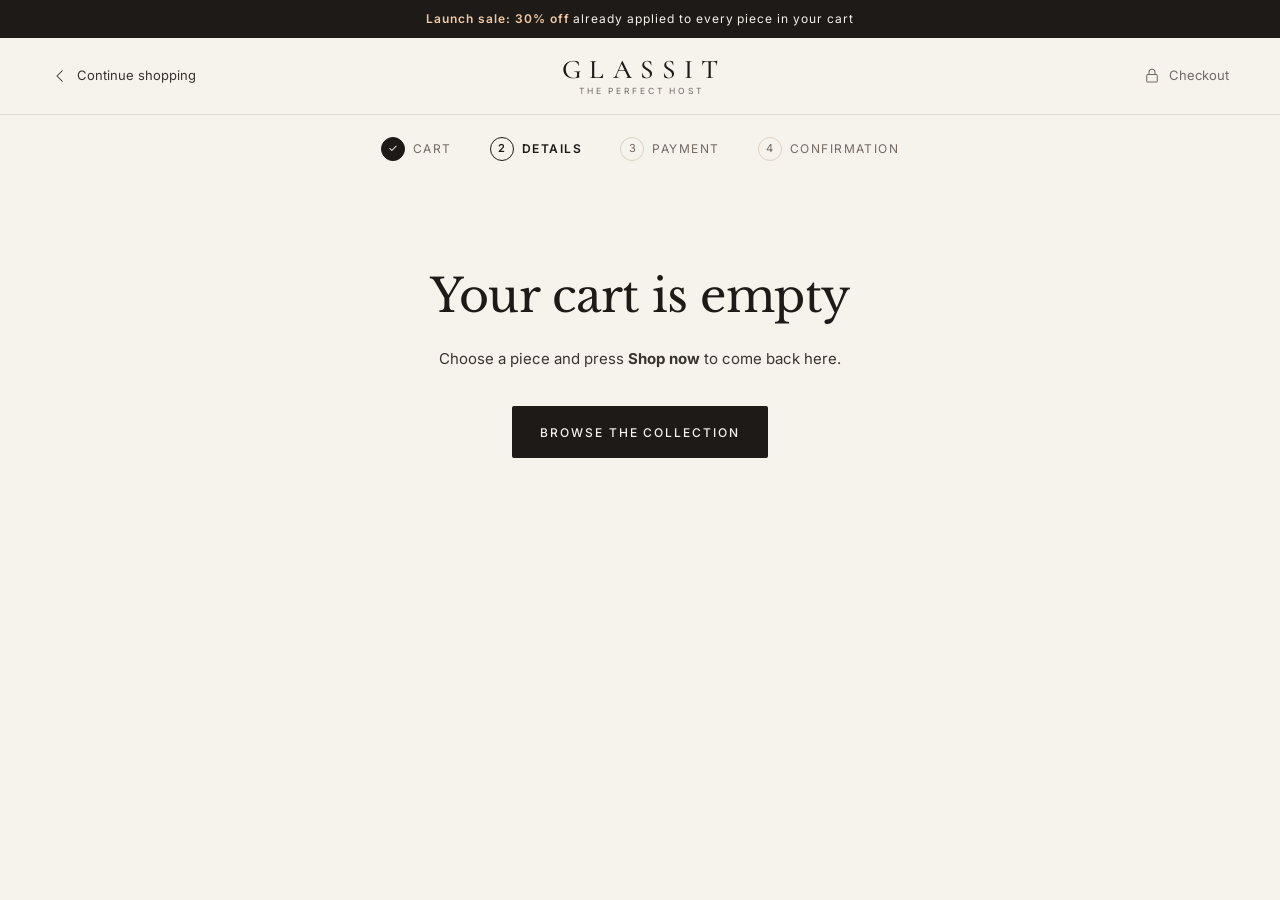
<file: checkout.html>
<!doctype html>
<html lang="en">
<head>
<meta charset="utf-8">
<meta name="viewport" content="width=device-width, initial-scale=1, viewport-fit=cover">
<title>Checkout — Glassit</title>
<meta name="robots" content="noindex">
<meta name="theme-color" content="#f6f2ec">
<link rel="icon" type="image/png" sizes="32x32" href="assets/brand/favicon-32.png">
<link rel="icon" type="image/png" sizes="192x192" href="assets/brand/favicon-192.png">
<link rel="apple-touch-icon" sizes="180x180" href="assets/brand/favicon-180.png">
<link rel="preconnect" href="https://fonts.googleapis.com">
<link rel="preconnect" href="https://fonts.gstatic.com" crossorigin>
<link href="https://fonts.googleapis.com/css2?family=Libre+Baskerville:ital,wght@0,400;0,700;1,400&family=Cormorant+Garamond:wght@400;500&family=Inter:wght@300;400;500;600&display=swap" rel="stylesheet">
<link rel="stylesheet" href="css/landing.css?v=18">
<link rel="stylesheet" href="css/checkout.css?v=2">
</head>
<body class="co">

<div class="ticker ticker--static" role="note"><span><b>Launch sale: 30% off</b> already applied to every piece in your cart</span></div>

<header class="co-head">
  <a class="co-back" href="landing.html#shop"><svg viewBox="0 0 24 24"><path d="M15 5 8 12l7 7"/></svg><span>Continue shopping</span></a>
  <a class="logo" href="landing.html" aria-label="Glassit home"><span class="logo__word">GLASSIT</span><span class="logo__tag">The Perfect Host</span></a>
  <span class="co-secure"><svg viewBox="0 0 24 24"><rect x="5" y="10" width="14" height="10" rx="1.5"/><path d="M8 10V7a4 4 0 0 1 8 0v3"/></svg><span>Checkout</span></span>
</header>

<ol class="co-steps" aria-label="Checkout steps">
  <li class="done">Cart</li><li class="on">Details</li><li class="js-step-pay">Payment</li><li class="js-step-done">Confirmation</li>
</ol>

<main class="co-main js-co">
  <form class="co-form js-form" novalidate>
    <section class="co-card">
      <h2><span>1</span>Contact</h2>
      <div class="grid2">
        <div class="field"><input id="c-email" name="email" type="email" autocomplete="email" required placeholder=" "><label for="c-email">Email</label></div>
        <div class="field"><input id="c-phone" name="phone" type="tel" inputmode="tel" autocomplete="tel" required placeholder=" " pattern="[0-9+ -]{10,15}"><label for="c-phone">Mobile number</label></div>
      </div>
      <label class="check"><input type="checkbox" name="b2b" class="js-b2b"><span>This is a business / bulk order (B2B)</span></label>
      <div class="grid2 js-b2b-fields" hidden>
        <div class="field"><input id="c-company" name="company" autocomplete="organization" placeholder=" "><label for="c-company">Business name</label></div>
        <div class="field"><input id="c-gst" name="gstin" placeholder=" " maxlength="15" style="text-transform:uppercase"><label for="c-gst">GSTIN (optional)</label></div>
      </div>
    </section>

    <section class="co-card">
      <h2><span>2</span>Delivery address</h2>
      <div class="field"><input id="c-name" name="name" autocomplete="name" required placeholder=" "><label for="c-name">Full name</label></div>
      <div class="field"><input id="c-a1" name="address1" autocomplete="address-line1" required placeholder=" "><label for="c-a1">Flat, house, building</label></div>
      <div class="field"><input id="c-a2" name="address2" autocomplete="address-line2" placeholder=" "><label for="c-a2">Area, street, landmark (optional)</label></div>
      <div class="grid3">
        <div class="field"><input id="c-city" name="city" autocomplete="address-level2" required placeholder=" "><label for="c-city">City</label></div>
        <div class="field field--select"><select id="c-state" name="state" autocomplete="address-level1" required class="js-states"></select><label for="c-state">State</label></div>
        <div class="field"><input id="c-pin" name="pin" inputmode="numeric" autocomplete="postal-code" required placeholder=" " maxlength="6" pattern="[1-9][0-9]{5}"><label for="c-pin">PIN code</label></div>
      </div>
    </section>

    <section class="co-card">
      <h2><span>3</span>Payment</h2>
      <div class="pay">
        <label class="pay__opt"><input type="radio" name="payment" value="UPI" checked><span><b>UPI</b><small>Pay by any UPI app. We send a payment request once your order is confirmed.</small></span></label>
        <label class="pay__opt"><input type="radio" name="payment" value="Card / net banking"><span><b>Card or net banking</b><small>We send a secure payment link once your order is confirmed.</small></span></label>
        <label class="pay__opt"><input type="radio" name="payment" value="Cash on delivery"><span><b>Cash on delivery</b><small>Pay when your glassware arrives.</small></span></label>
      </div>
      <div class="field"><textarea id="c-note" name="note" rows="2" placeholder=" "></textarea><label for="c-note">Order note, gift message or delivery instructions (optional)</label></div>
    </section>

    <button class="btn btn--dark btn--block co-place js-place" type="submit">Place order · <span class="js-total-btn">₹0</span></button>
    <p class="co-fine">Your order goes to the Glassit team, who confirm stock, delivery charge and payment with you before anything ships.</p>
  </form>

  <aside class="co-sum">
    <div class="co-card co-card--sum">
      <div class="co-sum__head"><h2>Your order</h2><span class="js-count">0 items</span></div>
      <div class="co-items js-items"></div>
      <div class="co-totals">
        <div><span>Price</span><s class="js-mrp">₹0</s></div>
        <div class="save"><span>Launch discount (30%)</span><b class="js-save">−₹0</b></div>
        <div><span>Subtotal</span><b class="js-sub">₹0</b></div>
        <div><span>Delivery</span><span class="muted">Confirmed with your order</span></div>
        <div class="total"><span>Total</span><b class="js-total">₹0</b></div>
      </div>
      <p class="co-badge"><svg viewBox="0 0 24 24"><path d="M4 9h16l-1.5 11h-13z"/><path d="M8 9V6a4 4 0 0 1 8 0v3"/></svg>You save <b class="js-save2">₹0</b> on this order</p>
    </div>
  </aside>
</main>

<section class="co-empty js-empty" hidden>
  <h1>Your cart is empty</h1>
  <p>Choose a piece and press <b>Shop now</b> to come back here.</p>
  <a class="btn btn--dark" href="landing.html#shop">Browse the collection</a>
</section>

<section class="co-done js-done" hidden>
  <div class="co-done__icon"><svg viewBox="0 0 24 24"><path d="m5 12 5 5 9-10"/></svg></div>
  <p class="eyebrow">Order <span class="js-oid"></span></p>
  <h1>Almost there, <em class="js-oname"></em></h1>
  <p class="js-done-msg">Your email app has opened with the full order. Press send and the Glassit team will confirm stock, delivery and payment with you.</p>
  <div class="co-done__btns">
    <button class="btn btn--line js-resend" type="button">Open the email again</button>
    <a class="btn btn--dark" href="landing.html">Back to the store</a>
  </div>
</section>

<div class="toasts" aria-live="polite"></div>
<script type="module" src="js/checkout.js?v=2"></script>
</body>
</html>
</file>
<file: css/landing.css>
/* =========================================================
   GLASSIT — landing (test page)
   ========================================================= */
:root {
  --bg: #f6f2ec;
  --paper: #fbf8f4;
  --sand: #ede5da;
  --stone: #ddd1c1;
  --ink: #1d1a17;
  --ink-2: #3a342e;
  --muted: #736a60;
  --line: rgba(29, 26, 23, .12);
  --sale: #9b3b25;
  --gold: #a8803f;
  --serif: "Libre Baskerville", Baskerville, Georgia, serif;
  --display: "Cormorant Garamond", Georgia, serif;
  --sans: "Inter", system-ui, -apple-system, "Segoe UI", Roboto, sans-serif;
  --gutter: clamp(16px, 4vw, 56px);
  --max: 1360px;
  --nav-h: 72px;
  --ease: cubic-bezier(.22, 1, .36, 1);
  color-scheme: light;
}
*, *::before, *::after { box-sizing: border-box; }
html { -webkit-text-size-adjust: 100%; }
html.lenis, html.lenis body { height: auto; }
.lenis.lenis-smooth { scroll-behavior: auto !important; }
.lenis.lenis-stopped { overflow: hidden; }
body { margin: 0; background: var(--bg); color: var(--ink); font-family: var(--sans); font-size: 15px; line-height: 1.6; -webkit-font-smoothing: antialiased; overflow-x: hidden; }
img { max-width: 100%; display: block; }
a { color: inherit; text-decoration: none; }
button { font: inherit; color: inherit; background: none; border: 0; padding: 0; cursor: pointer; }
input { font: inherit; color: inherit; }
h1, h2, h3 { font-family: var(--serif); font-weight: 400; margin: 0; letter-spacing: -.01em; }
h1 em, h2 em { font-style: italic; color: var(--ink-2); }
[hidden] { display: none !important; }
svg { fill: none; stroke: currentColor; stroke-width: 1.4; stroke-linecap: round; stroke-linejoin: round; }
:focus-visible { outline: 2px solid var(--ink); outline-offset: 3px; }

.eyebrow { font-size: 11px; letter-spacing: .22em; text-transform: uppercase; color: var(--muted); margin: 0 0 16px; display: flex; align-items: center; gap: 10px; font-weight: 500; }
.eyebrow--light { color: rgba(246, 242, 236, .7); }
.pill { display: inline-block; padding: 5px 10px; border-radius: 999px; background: var(--sale); color: #fff; letter-spacing: .14em; font-size: 10px; }

/* buttons */
.btn { display: inline-flex; align-items: center; justify-content: center; gap: 10px; height: 52px; padding: 0 28px; border-radius: 2px; font-size: 12px; letter-spacing: .16em; text-transform: uppercase; font-weight: 500; white-space: nowrap; transition: background .3s, color .3s, border-color .3s, transform .3s var(--ease); }
.btn:active { transform: scale(.98); }
.btn--dark { background: var(--ink); color: var(--bg); }
.btn--dark:hover { background: #000; }
.btn--line { border: 1px solid var(--ink); }
.btn--line:hover { background: var(--ink); color: var(--bg); }
.btn--light { background: var(--bg); color: var(--ink); }
.btn--light:hover { background: #fff; }
.btn--sm { height: 40px; padding: 0 18px; font-size: 11px; }
.btn--block { width: 100%; }
.btn[disabled] { opacity: .35; pointer-events: none; }
.link-arrow { font-size: 12px; letter-spacing: .14em; text-transform: uppercase; font-weight: 500; border-bottom: 1px solid currentColor; padding-bottom: 3px; display: inline-flex; gap: 8px; }
.link-arrow::after { content: "→"; transition: transform .3s var(--ease); }
.link-arrow:hover::after { transform: translateX(4px); }
.icon { width: 40px; height: 40px; display: inline-grid; place-items: center; border-radius: 50%; transition: background .25s; }
.icon:hover { background: var(--sand); }
.icon svg { width: 21px; height: 21px; }

/* price */
.price { display: inline-flex; align-items: baseline; gap: 8px; flex-wrap: wrap; font-variant-numeric: tabular-nums; }
.price s { color: var(--muted); font-size: .86em; }
.price b { font-weight: 600; }
.price i { font-style: normal; font-size: 10px; letter-spacing: .1em; color: #fff; background: var(--sale); padding: 2px 6px; border-radius: 2px; font-weight: 600; align-self: center; }
.price--lg { font-size: 24px; }
.price--lg s { font-size: 16px; }

/* ---------- 1 · ticker ---------- */
.ticker { background: var(--ink); color: var(--bg); overflow: hidden; height: 38px; display: flex; align-items: center; font-size: 12px; letter-spacing: .08em; padding-top: env(safe-area-inset-top, 0px); box-sizing: content-box; }
.ticker__track { display: flex; width: max-content; animation: ticker 38s linear infinite; }
.ticker:hover .ticker__track { animation-play-state: paused; }
.ticker__track span { display: inline-flex; align-items: center; gap: 28px; padding-right: 28px; white-space: nowrap; }
.ticker__track span::after { content: "✦"; color: var(--gold); font-size: 9px; }
.ticker b { color: #f2c9a5; font-weight: 600; }
@keyframes ticker { to { transform: translateX(-50%); } }

/* ---------- 2 · nav ---------- */
.nav { position: sticky; top: 0; z-index: 50; height: var(--nav-h); display: grid; grid-template-columns: auto 1fr auto; align-items: center; gap: 28px; padding: 0 var(--gutter); background: rgba(246, 242, 236, .92); -webkit-backdrop-filter: blur(14px); backdrop-filter: blur(14px); border-bottom: 1px solid transparent; transition: border-color .3s, box-shadow .3s; }
.nav.is-stuck { border-color: var(--line); box-shadow: 0 6px 24px rgba(29, 26, 23, .05); }
.logo { display: inline-flex; flex-direction: column; align-items: center; line-height: 1; }
.logo__word { font-family: var(--display); font-weight: 500; font-size: 27px; letter-spacing: .32em; padding-left: .32em; }
.logo__tag { font-size: 8.5px; letter-spacing: .34em; text-transform: uppercase; color: var(--muted); margin-top: 4px; padding-left: .34em; }
.logo--lg .logo__word { font-size: 36px; }
.nav__links { display: flex; justify-content: center; gap: clamp(16px, 2.2vw, 34px); }
.nav__links a { font-size: 13px; color: var(--ink-2); position: relative; padding: 6px 0; }
.nav__links a::after { content: ""; position: absolute; left: 0; right: 0; bottom: 0; height: 1px; background: var(--ink); transform: scaleX(0); transform-origin: right; transition: transform .4s var(--ease); }
.nav__links a:hover::after { transform: scaleX(1); transform-origin: left; }
.nav__actions { display: flex; align-items: center; gap: 4px; }
.nav__cta { margin-left: 8px; }
.bag-btn { position: relative; }
.bag-btn__n { position: absolute; top: 2px; right: 0; min-width: 17px; height: 17px; border-radius: 9px; background: var(--sale); color: #fff; font-size: 10px; font-weight: 600; display: grid; place-items: center; padding: 0 4px; transform: scale(0); transition: transform .35s var(--ease); }
.bag-btn__n.on { transform: scale(1); }
.bag-btn.bump { animation: bump .5s var(--ease); }
@keyframes bump { 40% { transform: scale(1.2); } }
.nav__burger { display: none; width: 40px; height: 40px; position: relative; }
.nav__burger i { position: absolute; left: 10px; right: 10px; height: 1.4px; background: var(--ink); transition: transform .4s var(--ease), opacity .3s; }
.nav__burger i:nth-child(1) { top: 14px; } .nav__burger i:nth-child(2) { top: 20px; } .nav__burger i:nth-child(3) { top: 26px; }
body.menu-open .nav__burger i:nth-child(1) { transform: translateY(6px) rotate(45deg); }
body.menu-open .nav__burger i:nth-child(2) { opacity: 0; }
body.menu-open .nav__burger i:nth-child(3) { transform: translateY(-6px) rotate(-45deg); }
.drawer-menu { position: fixed; left: 0; right: 0; top: 0; bottom: 0; z-index: 45; background: var(--bg); padding: calc(var(--nav-h) + 60px) var(--gutter) 40px; transform: translateY(-100%); transition: transform .6s var(--ease); overflow-y: auto; }
body.menu-open .drawer-menu { transform: none; }
.drawer-menu a { display: block; font-family: var(--serif); font-size: 26px; padding: 12px 0; border-bottom: 1px solid var(--line); }

/* ---------- 3 · hero ---------- */
.hero { max-width: var(--max); margin: 0 auto; padding: clamp(28px, 5vw, 64px) var(--gutter) clamp(40px, 6vw, 80px); display: grid; grid-template-columns: 1fr 1.1fr; gap: clamp(28px, 5vw, 80px); align-items: center; min-height: calc(100svh - var(--nav-h) - 38px); }
.hero h1 { font-size: clamp(40px, 5.4vw, 80px); line-height: 1.04; margin-bottom: 22px; }
.hero__lede { color: var(--muted); max-width: 460px; font-size: clamp(15px, 1.2vw, 17px); margin: 0 0 32px; }
.hero__ctas { display: flex; gap: 12px; flex-wrap: wrap; }
.hero__facts { list-style: none; padding: 0; margin: 44px 0 0; display: flex; gap: 0; border-top: 1px solid var(--line); max-width: 460px; }
.hero__facts li { flex: 1; padding: 16px 0 0; }
.hero__facts li + li { padding-left: 18px; border-left: 1px solid var(--line); }
.hero__facts b { display: block; font-family: var(--serif); font-size: 24px; font-weight: 400; }
.hero__facts span { font-size: 12px; color: var(--muted); }
.hero__media { position: relative; margin: 0; }
.hero__media img { width: 100%; height: auto; aspect-ratio: 6 / 5; object-fit: cover; border-radius: 4px; }
.hero__badge { position: absolute; top: 22px; right: 22px; width: 92px; height: 92px; border-radius: 50%; background: var(--sale); color: #fff; display: grid; place-content: center; text-align: center; font-size: 11px; letter-spacing: .14em; text-transform: uppercase; line-height: 1.1; box-shadow: 0 10px 30px rgba(155, 59, 37, .3); }
.hero__badge b { display: block; font-family: var(--serif); font-size: 28px; letter-spacing: 0; font-weight: 400; }
.hero__tag { position: absolute; left: 22px; bottom: 22px; background: rgba(251, 248, 244, .94); -webkit-backdrop-filter: blur(8px); backdrop-filter: blur(8px); padding: 16px 18px; border-radius: 3px; display: grid; gap: 4px; max-width: 290px; box-shadow: 0 10px 30px rgba(29, 26, 23, .08); }
.hero__tag small { font-size: 10px; letter-spacing: .2em; text-transform: uppercase; color: var(--muted); }
.hero__tag b { font-family: var(--serif); font-weight: 400; font-size: 16px; }
.hero__tag .link-arrow { margin-top: 6px; justify-self: start; }

/* ---------- 4 · 3D carousel ---------- */
.turn { background: linear-gradient(var(--bg), var(--sand) 30%, var(--sand) 70%, var(--bg)); }
.turn__pin { height: 100svh; min-height: 620px; display: grid; grid-template-rows: auto 1fr auto; padding: calc(var(--nav-h) + 18px) var(--gutter) 22px; max-width: var(--max); margin: 0 auto; }
.turn__head { text-align: center; }
.turn__head h2 { font-size: clamp(30px, 3.6vw, 52px); line-height: 1.1; }
.turn__head .eyebrow { justify-content: center; margin-bottom: 10px; }
.turn__hint { margin: 10px 0 0; font-size: 12px; color: var(--muted); }
.hint-touch { display: none; }
@media (hover: none) { .hint-touch { display: inline; } .hint-desk { display: none; } }
.turn__stage { position: relative; min-height: 0; touch-action: pan-y; cursor: grab; }
.turn__stage:active { cursor: grabbing; }
#turn-canvas { width: 100%; height: 100%; display: block; }
.turn__loading { position: absolute; inset: 0; display: grid; place-content: center; justify-items: center; gap: 14px; font-size: 11px; letter-spacing: .2em; text-transform: uppercase; color: var(--muted); transition: opacity .6s; pointer-events: none; }
.turn__loading span { width: 34px; height: 34px; border-radius: 50%; border: 1.5px solid var(--stone); border-top-color: var(--ink); animation: spin 1s linear infinite; }
.turn__loading.done { opacity: 0; }
@keyframes spin { to { transform: rotate(360deg); } }
.turn__arrow { position: absolute; top: 50%; width: 52px; height: 52px; margin-top: -26px; border-radius: 50%; display: grid; place-items: center; background: rgba(251, 248, 244, .85); border: 1px solid var(--line); transition: background .3s, transform .3s var(--ease); z-index: 2; }
.turn__arrow:hover { background: var(--ink); color: var(--bg); }
.turn__arrow svg { width: 20px; height: 20px; }
.turn__arrow--prev { left: 0; } .turn__arrow--next { right: 0; }
.turn__info { display: grid; grid-template-columns: 1fr auto; gap: 14px 30px; align-items: end; border-top: 1px solid var(--line); padding-top: 18px; }
.turn__meta small { font-size: 11px; letter-spacing: .2em; text-transform: uppercase; color: var(--muted); }
.turn__meta h3 { font-size: clamp(22px, 2.2vw, 30px); margin: 4px 0 2px; }
.turn__meta p { margin: 0; color: var(--muted); font-size: 13px; }
.turn__buy { display: flex; align-items: center; gap: 22px; flex-wrap: wrap; justify-content: flex-end; }
.turn__btns { display: flex; gap: 8px; }
.turn__dots { grid-column: 1 / -1; display: flex; justify-content: center; gap: 8px; }
.turn__dots button { width: 34px; height: 3px; background: var(--stone); border-radius: 2px; transition: background .3s, width .4s var(--ease); }
.turn__dots button.on { background: var(--ink); width: 54px; }
.turn__meta.swap { animation: swap .6s var(--ease); }
@keyframes swap { from { opacity: 0; transform: translateY(10px); } }

/* ---------- 5 · shop grid ---------- */
.section-head { max-width: var(--max); margin: 0 auto; padding: clamp(70px, 10vw, 120px) var(--gutter) 28px; display: flex; justify-content: space-between; align-items: flex-end; gap: 24px; flex-wrap: wrap; }
.section-head h2 { font-size: clamp(32px, 4vw, 58px); line-height: 1.06; }
.section-head__aside { max-width: 300px; color: var(--muted); font-size: 14px; margin: 0; }
.chips { max-width: var(--max); margin: 0 auto 26px; padding: 0 var(--gutter); display: flex; gap: 8px; overflow-x: auto; scrollbar-width: none; }
.chips::-webkit-scrollbar { display: none; }
.chips button { flex: none; height: 38px; padding: 0 16px; border-radius: 999px; border: 1px solid var(--line); font-size: 13px; color: var(--ink-2); transition: all .25s; }
.chips button:hover { border-color: var(--ink); }
.chips button.on { background: var(--ink); color: var(--bg); border-color: var(--ink); }
.chips button small { color: inherit; opacity: .55; margin-left: 4px; }
.grid { max-width: var(--max); margin: 0 auto; padding: 0 var(--gutter); display: grid; grid-template-columns: repeat(4, 1fr); gap: clamp(14px, 2vw, 28px) clamp(12px, 1.6vw, 22px); }
.card { position: relative; display: flex; flex-direction: column; }
.card__img { position: relative; aspect-ratio: 9 / 10; overflow: hidden; border-radius: 3px; background: var(--sand); }
.card__img img { width: 100%; height: 100%; object-fit: cover; transition: transform 1s var(--ease); }
.card:hover .card__img img { transform: scale(1.05); }
.card__badge { position: absolute; top: 10px; left: 10px; background: var(--sale); color: #fff; font-size: 10px; font-weight: 600; letter-spacing: .1em; padding: 4px 8px; border-radius: 2px; }
.card__add { position: absolute; left: 10px; right: 10px; bottom: 10px; height: 42px; background: rgba(29, 26, 23, .92); color: var(--bg); font-size: 11px; letter-spacing: .16em; text-transform: uppercase; border-radius: 2px; transform: translateY(130%); transition: transform .45s var(--ease); }
.card:hover .card__add, .card__add:focus-visible { transform: none; }
.card__body { padding: 12px 2px 0; display: grid; gap: 3px; }
.card__body h3 { font-size: 15px; line-height: 1.35; }
.card__body small { color: var(--muted); font-size: 12px; }
.card__body .price { font-size: 14px; margin-top: 4px; }
.card.enter { animation: cardIn .7s var(--ease) both; }
@keyframes cardIn { from { opacity: 0; transform: translateY(24px); } }
.shop__more { text-align: center; padding: 40px var(--gutter) 0; }
.shop__count { color: var(--muted); font-size: 13px; margin: 12px 0 0; }

/* ---------- 6 · content ---------- */
.tiles { max-width: var(--max); margin: 0 auto; padding: 0 var(--gutter); display: grid; grid-template-columns: repeat(3, 1fr); gap: clamp(10px, 1.4vw, 20px); }
.tile { position: relative; aspect-ratio: 4 / 3.4; overflow: hidden; border-radius: 3px; display: flex; align-items: flex-end; padding: 22px; color: #fff; }
.tile img { position: absolute; inset: 0; width: 100%; height: 100%; object-fit: cover; transition: transform 1.2s var(--ease); }
.tile::after { content: ""; position: absolute; inset: 0; background: linear-gradient(transparent 45%, rgba(20, 16, 12, .6)); }
.tile:hover img { transform: scale(1.06); }
.tile div { position: relative; z-index: 1; }
.tile h3 { font-size: clamp(20px, 2vw, 28px); }
.tile small { font-size: 12px; letter-spacing: .12em; text-transform: uppercase; opacity: .85; }

.story { max-width: var(--max); margin: 0 auto; padding: clamp(80px, 12vw, 150px) var(--gutter) 0; display: grid; grid-template-columns: 1fr 1fr; gap: clamp(30px, 6vw, 100px); align-items: center; }
.story__media { position: relative; margin: 0; padding-bottom: 14%; }
.story__media img { border-radius: 3px; }
.story__media img:first-child { width: 82%; aspect-ratio: 4 / 5; object-fit: cover; }
.story__inset { position: absolute; right: 0; bottom: 0; width: 48%; aspect-ratio: 1; object-fit: cover; border: 8px solid var(--bg); }
.story__copy h2 { font-size: clamp(30px, 3.6vw, 52px); line-height: 1.1; margin-bottom: 22px; }
.story__copy p { color: var(--ink-2); max-width: 500px; }
.story__copy .link-arrow { margin-top: 14px; }

.trade { padding: clamp(80px, 12vw, 150px) var(--gutter) 0; }
.trade__inner { max-width: var(--max); margin: 0 auto; background: var(--ink); color: var(--bg); border-radius: 4px; padding: clamp(32px, 5vw, 72px); display: grid; grid-template-columns: 1.3fr 1fr; gap: 30px 60px; align-items: end; }
.trade h2 { font-size: clamp(28px, 3.4vw, 48px); line-height: 1.1; margin-bottom: 18px; }
.trade h2 em { color: #e7c9a8; }
.trade p { color: rgba(246, 242, 236, .72); max-width: 520px; margin: 0; }
.trade__list { list-style: none; margin: 0; padding: 0; display: grid; gap: 14px; }
.trade__list li { display: grid; border-top: 1px solid rgba(246, 242, 236, .16); padding-top: 12px; }
.trade__list b { font-weight: 500; }
.trade__list span { font-size: 13px; color: rgba(246, 242, 236, .6); }
.trade .btn { justify-self: start; }

.values { max-width: var(--max); margin: 0 auto; padding: clamp(60px, 8vw, 100px) var(--gutter) 0; display: grid; grid-template-columns: repeat(4, 1fr); gap: 20px; }
.value { display: grid; gap: 4px; justify-items: start; }
.value svg { width: 30px; height: 30px; margin-bottom: 8px; color: var(--gold); }
.value b { font-weight: 500; }
.value span { font-size: 13px; color: var(--muted); }

/* ---------- 7 · instagram ---------- */
.insta { padding-bottom: clamp(70px, 10vw, 120px); }
.reels { max-width: var(--max); margin: 0 auto; padding: 0 var(--gutter); display: grid; grid-template-columns: repeat(5, 1fr); gap: 12px; }
.reel { aspect-ratio: 9 / 16; border-radius: 4px; background: repeating-linear-gradient(135deg, var(--sand) 0 14px, #e8dfd2 14px 28px); border: 1px dashed var(--stone); display: grid; place-content: center; justify-items: center; gap: 12px; color: var(--muted); }
.reel small { font-size: 11px; letter-spacing: .14em; text-transform: uppercase; }
.reel__play { width: 48px; height: 48px; border-radius: 50%; border: 1px solid var(--muted); position: relative; }
.reel__play::after { content: ""; position: absolute; left: 19px; top: 15px; border: 9px solid transparent; border-left: 13px solid var(--muted); border-right: 0; }

/* ---------- footer ---------- */
.footer { background: var(--sand); padding: clamp(50px, 7vw, 90px) var(--gutter) calc(30px + env(safe-area-inset-bottom, 0px)); }
.footer__top { max-width: var(--max); margin: 0 auto; display: grid; grid-template-columns: 1.6fr 1fr 1fr 1fr; gap: 36px; }
.footer__brand p { color: var(--muted); margin: 16px 0 24px; max-width: 320px; }
.footer__col h4 { font-size: 11px; letter-spacing: .2em; text-transform: uppercase; margin: 0 0 14px; font-weight: 600; }
.footer__col a { display: block; color: var(--ink-2); font-size: 14px; padding: 4px 0; }
.footer__col a:hover { text-decoration: underline; }
.news label { display: block; font-size: 13px; margin-bottom: 10px; }
.news__row { display: flex; gap: 6px; max-width: 380px; }
.news__row input { flex: 1; min-width: 0; height: 40px; border: 1px solid var(--stone); background: var(--paper); padding: 0 12px; border-radius: 2px; }
.footer__base { max-width: var(--max); margin: 50px auto 0; padding-top: 20px; border-top: 1px solid var(--line); display: flex; justify-content: space-between; gap: 12px; flex-wrap: wrap; font-size: 12px; color: var(--muted); }

/* ---------- sticky shop bar (mobile) ---------- */
.shopbar { position: fixed; left: 12px; right: 12px; bottom: calc(12px + env(safe-area-inset-bottom, 0px)); z-index: 40; display: none; align-items: center; justify-content: space-between; height: 54px; padding: 0 8px 0 18px; background: var(--ink); color: var(--bg); border-radius: 3px; font-size: 13px; transform: translateY(150%); transition: transform .5s var(--ease); box-shadow: 0 10px 30px rgba(0, 0, 0, .2); }
.shopbar b { background: var(--bg); color: var(--ink); height: 40px; display: grid; place-items: center; padding: 0 18px; border-radius: 2px; font-size: 11px; letter-spacing: .16em; text-transform: uppercase; font-weight: 600; }
.shopbar.on { transform: none; }

/* ---------- bag ---------- */
.bag { position: fixed; inset: 0; z-index: 80; pointer-events: none; }
.bag__scrim { position: absolute; inset: 0; background: rgba(29, 26, 23, .35); opacity: 0; transition: opacity .4s; }
.bag__panel { position: absolute; top: 0; right: 0; bottom: 0; width: min(440px, 100%); background: var(--paper); display: flex; flex-direction: column; transform: translateX(100%); transition: transform .6s var(--ease); padding-top: env(safe-area-inset-top, 0px); padding-bottom: env(safe-area-inset-bottom, 0px); }
body.bag-open .bag { pointer-events: auto; }
body.bag-open .bag__scrim { opacity: 1; }
body.bag-open .bag__panel { transform: none; }
.bag__head { display: flex; justify-content: space-between; align-items: center; padding: 18px 22px; border-bottom: 1px solid var(--line); }
.bag__head h3 { font-size: 22px; }
.bag__items { flex: 1; overflow-y: auto; padding: 6px 22px; overscroll-behavior: contain; }
.bag__empty { text-align: center; color: var(--muted); padding: 60px 10px; }
.bag__empty b { display: block; font-family: var(--serif); font-weight: 400; font-size: 20px; color: var(--ink); margin-bottom: 6px; }
.line { display: grid; grid-template-columns: 76px 1fr auto; gap: 14px; padding: 16px 0; border-bottom: 1px solid var(--line); align-items: start; }
.line img { width: 76px; height: 84px; object-fit: cover; border-radius: 2px; background: var(--sand); }
.line b { display: block; font-family: var(--serif); font-weight: 400; font-size: 14px; line-height: 1.35; }
.line small { display: block; color: var(--muted); font-size: 12px; }
.qty { display: inline-flex; align-items: center; border: 1px solid var(--line); margin-top: 10px; }
.qty button { width: 30px; height: 30px; }
.qty span { min-width: 26px; text-align: center; font-size: 13px; }
.line__right { text-align: right; display: grid; gap: 6px; justify-items: end; }
.line__right .price { font-size: 13px; justify-content: flex-end; }
.line__rm { font-size: 11px; color: var(--muted); text-decoration: underline; }
.bag__foot { padding: 18px 22px 22px; border-top: 1px solid var(--line); display: grid; gap: 8px; }
.bag__row { display: flex; justify-content: space-between; font-size: 13px; color: var(--muted); }
.bag__row b { color: var(--sale); font-weight: 600; }
.bag__row--total { font-size: 16px; color: var(--ink); margin-bottom: 8px; }
.bag__row--total b { color: var(--ink); font-family: var(--serif); font-weight: 400; font-size: 20px; }
.bag__note { font-size: 12px; color: var(--muted); text-align: center; margin: 4px 0 0; }

/* ---------- search ---------- */
.search { position: fixed; inset: 0; z-index: 85; background: rgba(29, 26, 23, .3); opacity: 0; pointer-events: none; transition: opacity .3s; }
body.search-open .search { opacity: 1; pointer-events: auto; }
.search__panel { background: var(--paper); padding: calc(20px + env(safe-area-inset-top, 0px)) var(--gutter) 24px; display: grid; grid-template-columns: 1fr auto; gap: 14px; max-height: 80vh; overflow-y: auto; transform: translateY(-20px); transition: transform .4s var(--ease); }
body.search-open .search__panel { transform: none; }
.search input { height: 54px; border: 0; border-bottom: 1px solid var(--ink); background: none; font-family: var(--serif); font-size: clamp(18px, 2vw, 24px); outline: none; }
.search__results { grid-column: 1 / -1; display: grid; grid-template-columns: repeat(auto-fill, minmax(240px, 1fr)); gap: 10px; }
.search__results a { display: grid; grid-template-columns: 56px 1fr; gap: 12px; align-items: center; padding: 6px; border-radius: 3px; }
.search__results a:hover { background: var(--sand); }
.search__results img { width: 56px; height: 62px; object-fit: cover; border-radius: 2px; }
.search__results b { display: block; font-weight: 500; font-size: 13px; line-height: 1.3; }
.search__results .price { font-size: 12px; }

/* ---------- toasts ---------- */
.toasts { position: fixed; left: 50%; bottom: calc(80px + env(safe-area-inset-bottom, 0px)); transform: translateX(-50%); z-index: 90; display: grid; gap: 8px; justify-items: center; pointer-events: none; width: max-content; max-width: calc(100vw - 32px); }
.toast { background: var(--ink); color: var(--bg); padding: 12px 18px; border-radius: 3px; font-size: 13px; box-shadow: 0 10px 30px rgba(0, 0, 0, .2); animation: toastIn .5s var(--ease); }
.toast.out { animation: toastOut .4s var(--ease) forwards; }
@keyframes toastIn { from { opacity: 0; transform: translateY(14px); } }
@keyframes toastOut { to { opacity: 0; transform: translateY(8px); } }
.fly { position: fixed; z-index: 95; pointer-events: none; border-radius: 3px; object-fit: cover; box-shadow: 0 10px 30px rgba(0, 0, 0, .25); }

/* reveal */
.rv { opacity: 0; transform: translateY(26px); transition: opacity .9s var(--ease), transform .9s var(--ease); }
.rv.in { opacity: 1; transform: none; }

/* ---------- responsive ---------- */
@media (max-width: 1180px) {
  .nav__links { gap: 16px; }
  .nav__links a { font-size: 12px; }
  .nav__cta { display: none; }
}
@media (max-width: 980px) {
  :root { --nav-h: 62px; }
  .nav { grid-template-columns: 40px 1fr auto; gap: 8px; }
  .nav__burger { display: block; }
  .nav__links { display: none; }
  .logo { justify-self: center; }
  .logo__word { font-size: 22px; }
  .hero { grid-template-columns: 1fr; min-height: 0; gap: 26px; padding-top: 22px; }
  .hero__media { order: -1; }
  .hero__media img { aspect-ratio: 5 / 4; }
  .hero__badge { width: 72px; height: 72px; top: 14px; right: 14px; font-size: 9px; }
  .hero__badge b { font-size: 22px; }
  .hero__tag { left: 12px; bottom: 12px; padding: 12px 14px; max-width: 230px; }
  .hero__tag b { font-size: 14px; }
  .hero__ctas .btn { flex: 1; }
  .hero__facts { margin-top: 30px; }
  .grid { grid-template-columns: repeat(2, 1fr); }
  .card__add { transform: none; height: 36px; font-size: 10px; left: 8px; right: 8px; bottom: 8px; }
  .tiles { grid-template-columns: repeat(2, 1fr); }
  .story { grid-template-columns: 1fr; }
  .trade__inner { grid-template-columns: 1fr; }
  .values { grid-template-columns: repeat(2, 1fr); gap: 28px 16px; }
  .reels { grid-template-columns: repeat(5, 62%); overflow-x: auto; scroll-snap-type: x mandatory; scrollbar-width: none; padding-bottom: 4px; }
  .reels::-webkit-scrollbar { display: none; }
  .reel { scroll-snap-align: start; }
  .footer__top { grid-template-columns: 1fr 1fr; }
  .footer__brand { grid-column: 1 / -1; }
  .shopbar { display: flex; }
  .turn__pin { padding-top: calc(var(--nav-h) + 10px); min-height: 560px; }
  .turn__info { grid-template-columns: 1fr; text-align: center; padding-top: 12px; gap: 10px; }
  .turn__buy { justify-content: center; gap: 12px; }
  .turn__btns { width: 100%; }
  .turn__btns .btn { flex: 1; height: 46px; padding: 0 12px; }
  .turn__arrow { width: 42px; height: 42px; margin-top: -21px; }
  .price--lg { font-size: 20px; }
}
@media (max-width: 420px) {
  .hero h1 { font-size: 36px; }
  .hero__ctas { flex-direction: column; }
  .section-head { padding-top: 64px; }
  .turn__hint { display: none; }
}
@media (prefers-reduced-motion: reduce) {
  *, *::before, *::after { animation-duration: .001ms !important; animation-iteration-count: 1 !important; transition-duration: .001ms !important; }
  .rv { opacity: 1; transform: none; }
}
.hero__tag { max-width: 41%; padding: 14px 16px; }
.hero__tag b { font-size: 14px; line-height: 1.3; }
@media (max-width: 980px) {
  .hero__tag { position: static; max-width: none; margin-top: 10px; box-shadow: none; background: var(--paper); grid-template-columns: 1fr auto; align-items: center; }
  .hero__tag small, .hero__tag b { grid-column: 1; }
  .hero__tag .price { grid-column: 1; }
  .hero__tag .link-arrow { grid-column: 2; grid-row: 1 / span 3; margin: 0; }
}
@media (max-width: 980px) {
  .hero__tag { display: none; }
  .hero__media img { aspect-ratio: 4 / 3; }
  .hero { gap: 20px; }
  .hero h1 { margin-bottom: 14px; }
  .hero__lede { margin-bottom: 22px; }
}
.hide-shopbar .shopbar { transform: translateY(150%); }
/* blend the 3D studio backdrop into the section */
#turn-canvas { -webkit-mask-image: radial-gradient(120% 95% at 50% 45%, #000 62%, transparent 100%); mask-image: radial-gradient(120% 95% at 50% 45%, #000 62%, transparent 100%); }

/* ---------- 3D gallery: full-bleed set, not pinned ---------- */
.turn { position: relative; height: 100svh; min-height: 640px; max-height: 1040px; overflow: hidden; background: #e4d8c8; }
.turn__pin { position: relative; height: 100%; max-width: none; margin: 0; padding: calc(var(--nav-h) + 14px) 0 0; display: grid; grid-template-rows: auto 1fr auto; pointer-events: none; }
.turn__pin > * { pointer-events: auto; }
.turn__head { grid-row: 1; position: relative; z-index: 2; padding: 0 var(--gutter); pointer-events: none; }
.turn__stage { position: absolute; inset: 0; z-index: 1; }
#turn-canvas { -webkit-mask-image: none; mask-image: none; }
.turn__arrow { background: rgba(251, 248, 244, .78); -webkit-backdrop-filter: blur(6px); backdrop-filter: blur(6px); }
.turn__arrow--prev { left: var(--gutter); } .turn__arrow--next { right: var(--gutter); }
.turn__info { grid-row: 3; position: relative; z-index: 2; border-top: 0; padding: 26px var(--gutter) 22px;
  background: linear-gradient(rgba(228, 216, 200, 0), rgba(236, 228, 216, .9) 38%, rgba(240, 233, 223, .96)); }
.turn__head h2, .turn__head .eyebrow, .turn__hint { text-shadow: 0 1px 12px rgba(240, 232, 220, .8); }
@media (max-width: 980px) { .turn { min-height: 600px; } .turn__info { padding-top: 40px; } }

.turn { background: #d9ccb8; }

/* product cards: Add to cart above Shop now */
.card__btns { display: grid; gap: 6px; margin-top: 12px; }
.card__btns .btn { height: 42px; width: 100%; padding: 0 12px; font-size: 11px; letter-spacing: .14em; }
.turn__btns .btn { min-width: 150px; }
@media (max-width: 980px) {
  .card__btns .btn { height: 40px; font-size: 10px; letter-spacing: .1em; }
  .turn__btns .btn { min-width: 0; }
}
/* keep the two buttons level across a row, whatever the name length */
.card__body { display: flex; flex-direction: column; flex: 1; gap: 3px; }
.card__btns { margin-top: auto; padding-top: 12px; }

/* ---------- mobile polish: tap targets, no input zoom, lighter paint ---------- */
@media (max-width: 980px) {
  .card__btns .btn { height: 44px; }
  .chips button { height: 42px; }
  .news__row input { height: 44px; font-size: 16px; }
  .turn__arrow { width: 46px; height: 46px; margin-top: -23px; }
  .card__body h3 { font-size: 14px; }
  .card__body small { font-size: 11px; line-height: 1.4; }
  .footer__col a { display: inline-block; padding: 6px 0; }
  .shop__more .btn { width: 100%; max-width: 360px; }
}
@media (hover: none) {
  .btn:hover { transform: none; }
}
</file>
<file: css/checkout.css>
/* GLASSIT checkout (builds on landing.css tokens) */
.co { background: var(--bg); }
.ticker--static { justify-content: center; padding: 0 16px; text-align: center; }
.ticker--static span { white-space: normal; line-height: 1.3; }
.co-head { max-width: var(--max); margin: 0 auto; padding: 18px var(--gutter); display: grid; grid-template-columns: 1fr auto 1fr; align-items: center; border-bottom: 1px solid var(--line); }
.co-back, .co-secure { display: inline-flex; align-items: center; gap: 8px; font-size: 13px; color: var(--ink-2); }
.co-back svg, .co-secure svg { width: 18px; height: 18px; }
.co-back:hover span { text-decoration: underline; }
.co-secure { justify-self: end; color: var(--muted); }
.co-head .logo { justify-self: center; }

.co-steps { list-style: none; display: flex; justify-content: center; gap: clamp(10px, 3vw, 40px); margin: 0 auto; padding: 22px var(--gutter) 8px; max-width: var(--max); counter-reset: s; }
.co-steps li { counter-increment: s; display: flex; align-items: center; gap: 8px; font-size: 12px; letter-spacing: .12em; text-transform: uppercase; color: var(--muted); }
.co-steps li::before { content: counter(s); width: 24px; height: 24px; border-radius: 50%; border: 1px solid var(--stone); display: grid; place-items: center; font-size: 11px; letter-spacing: 0; }
.co-steps li.done::before { content: "✓"; background: var(--ink); color: var(--bg); border-color: var(--ink); }
.co-steps li.on { color: var(--ink); font-weight: 600; }
.co-steps li.on::before { border-color: var(--ink); }

.co-main { max-width: var(--max); margin: 0 auto; padding: 22px var(--gutter) 80px; display: grid; grid-template-columns: minmax(0, 1.35fr) minmax(320px, 1fr); gap: clamp(18px, 3vw, 40px); align-items: start; }
.co-card { background: var(--paper); border: 1px solid var(--line); border-radius: 4px; padding: clamp(18px, 2.4vw, 28px); margin-bottom: 14px; }
.co-card h2 { font-size: 20px; display: flex; align-items: center; gap: 12px; margin-bottom: 18px; }
.co-card h2 span { width: 28px; height: 28px; border-radius: 50%; background: var(--ink); color: var(--bg); font-family: var(--sans); font-size: 12px; display: grid; place-items: center; }
.grid2 { display: grid; grid-template-columns: 1fr 1fr; gap: 0 12px; }
.grid3 { display: grid; grid-template-columns: 1.2fr 1fr .8fr; gap: 0 12px; }

.field { position: relative; margin-bottom: 12px; }
.field input, .field select, .field textarea { width: 100%; border: 1px solid var(--stone); background: #fff; border-radius: 3px; padding: 22px 14px 8px; font-size: 15px; outline: none; transition: border-color .2s, box-shadow .2s; resize: vertical; }
.field select { appearance: none; -webkit-appearance: none; background-image: linear-gradient(45deg, transparent 50%, var(--muted) 50%), linear-gradient(135deg, var(--muted) 50%, transparent 50%); background-position: calc(100% - 18px) 55%, calc(100% - 13px) 55%; background-size: 5px 5px; background-repeat: no-repeat; }
.field label { position: absolute; left: 15px; top: 15px; font-size: 14px; color: var(--muted); pointer-events: none; transition: transform .25s var(--ease), font-size .25s, color .25s; transform-origin: left; }
.field input:focus, .field select:focus, .field textarea:focus { border-color: var(--ink); box-shadow: 0 0 0 3px rgba(29, 26, 23, .06); }
.field input:focus + label, .field input:not(:placeholder-shown) + label,
.field textarea:focus + label, .field textarea:not(:placeholder-shown) + label, .field--select label { transform: translateY(-9px); font-size: 11px; }
.field.err input, .field.err select { border-color: var(--sale); }
.field.err label { color: var(--sale); }

.check { display: flex; align-items: center; gap: 10px; font-size: 14px; margin: 4px 0 14px; cursor: pointer; }
.check input, .pay__opt input { accent-color: var(--ink); width: 17px; height: 17px; }

.pay { display: grid; gap: 8px; margin-bottom: 14px; }
.pay__opt { display: flex; gap: 12px; align-items: flex-start; padding: 14px; border: 1px solid var(--stone); border-radius: 3px; cursor: pointer; transition: border-color .2s, background .2s; }
.pay__opt:has(input:checked) { border-color: var(--ink); background: #fff; }
.pay__opt input { margin-top: 3px; }
.pay__opt b { display: block; font-weight: 600; font-size: 14px; }
.pay__opt small { color: var(--muted); font-size: 13px; }

.co-place { height: 58px; font-size: 13px; margin-top: 4px; }
.co-fine { color: var(--muted); font-size: 12px; text-align: center; margin: 10px 0 0; }

.co-sum { position: sticky; top: 20px; }
.co-sum__head { display: flex; justify-content: space-between; align-items: baseline; margin-bottom: 6px; }
.co-sum__head h2 { margin: 0; }
.co-sum__head span { color: var(--muted); font-size: 13px; }
.co-items { max-height: 46vh; overflow-y: auto; margin: 0 -6px; padding: 0 6px; }
.co-line { display: grid; grid-template-columns: 64px 1fr auto; gap: 12px; padding: 14px 0; border-bottom: 1px solid var(--line); align-items: start; }
.co-line img { width: 64px; height: 72px; object-fit: cover; border-radius: 2px; background: var(--sand); }
.co-line b { display: block; font-family: var(--serif); font-weight: 400; font-size: 14px; line-height: 1.35; }
.co-line small { display: block; color: var(--muted); font-size: 12px; }
.co-line .price { font-size: 13px; justify-content: flex-end; }
.co-line .qty { margin-top: 8px; }
.co-line .line__rm { display: block; margin-top: 6px; margin-left: auto; }
.co-totals { padding-top: 14px; display: grid; gap: 8px; font-size: 14px; }
.co-totals div { display: flex; justify-content: space-between; gap: 12px; }
.co-totals s { color: var(--muted); }
.co-totals .save b { color: var(--sale); }
.co-totals .muted { color: var(--muted); font-size: 13px; text-align: right; }
.co-totals .total { border-top: 1px solid var(--line); padding-top: 12px; margin-top: 4px; font-size: 16px; }
.co-totals .total b { font-family: var(--serif); font-weight: 400; font-size: 24px; }
.co-badge { display: flex; align-items: center; gap: 10px; margin: 16px 0 0; padding: 12px 14px; background: rgba(155, 59, 37, .07); color: var(--sale); border-radius: 3px; font-size: 13px; }
.co-badge svg { width: 20px; height: 20px; flex: none; }

.co-empty, .co-done { max-width: 620px; margin: 0 auto; padding: 90px var(--gutter) 120px; text-align: center; }
.co-empty h1, .co-done h1 { font-size: clamp(30px, 4vw, 46px); margin-bottom: 14px; }
.co-empty p, .co-done p { color: var(--ink-2); }
.co-empty .btn { margin-top: 20px; }
.co-done .eyebrow { justify-content: center; }
.co-done__icon { width: 74px; height: 74px; border-radius: 50%; background: var(--ink); color: var(--bg); display: grid; place-items: center; margin: 0 auto 24px; animation: pop .7s var(--ease); }
.co-done__icon svg { width: 34px; height: 34px; stroke-width: 2; }
.co-done__btns { display: flex; gap: 10px; justify-content: center; flex-wrap: wrap; margin-top: 28px; }
@keyframes pop { from { transform: scale(.4); opacity: 0; } }

@media (max-width: 900px) {
  .co-main { grid-template-columns: 1fr; }
  .co-sum { position: static; order: -1; }
  .co-items { max-height: none; }
  .co-head { grid-template-columns: auto 1fr auto; }
  .co-back span, .co-secure span { display: none; }
  .co-steps li { font-size: 0; gap: 0; }
  .co-steps li.on { font-size: 11px; gap: 8px; }
}
@media (max-width: 560px) {
  .grid2, .grid3 { grid-template-columns: 1fr; }
}
.co-mode { font-size: 12px; color: var(--muted); margin: 0 0 4px; }
</file>
